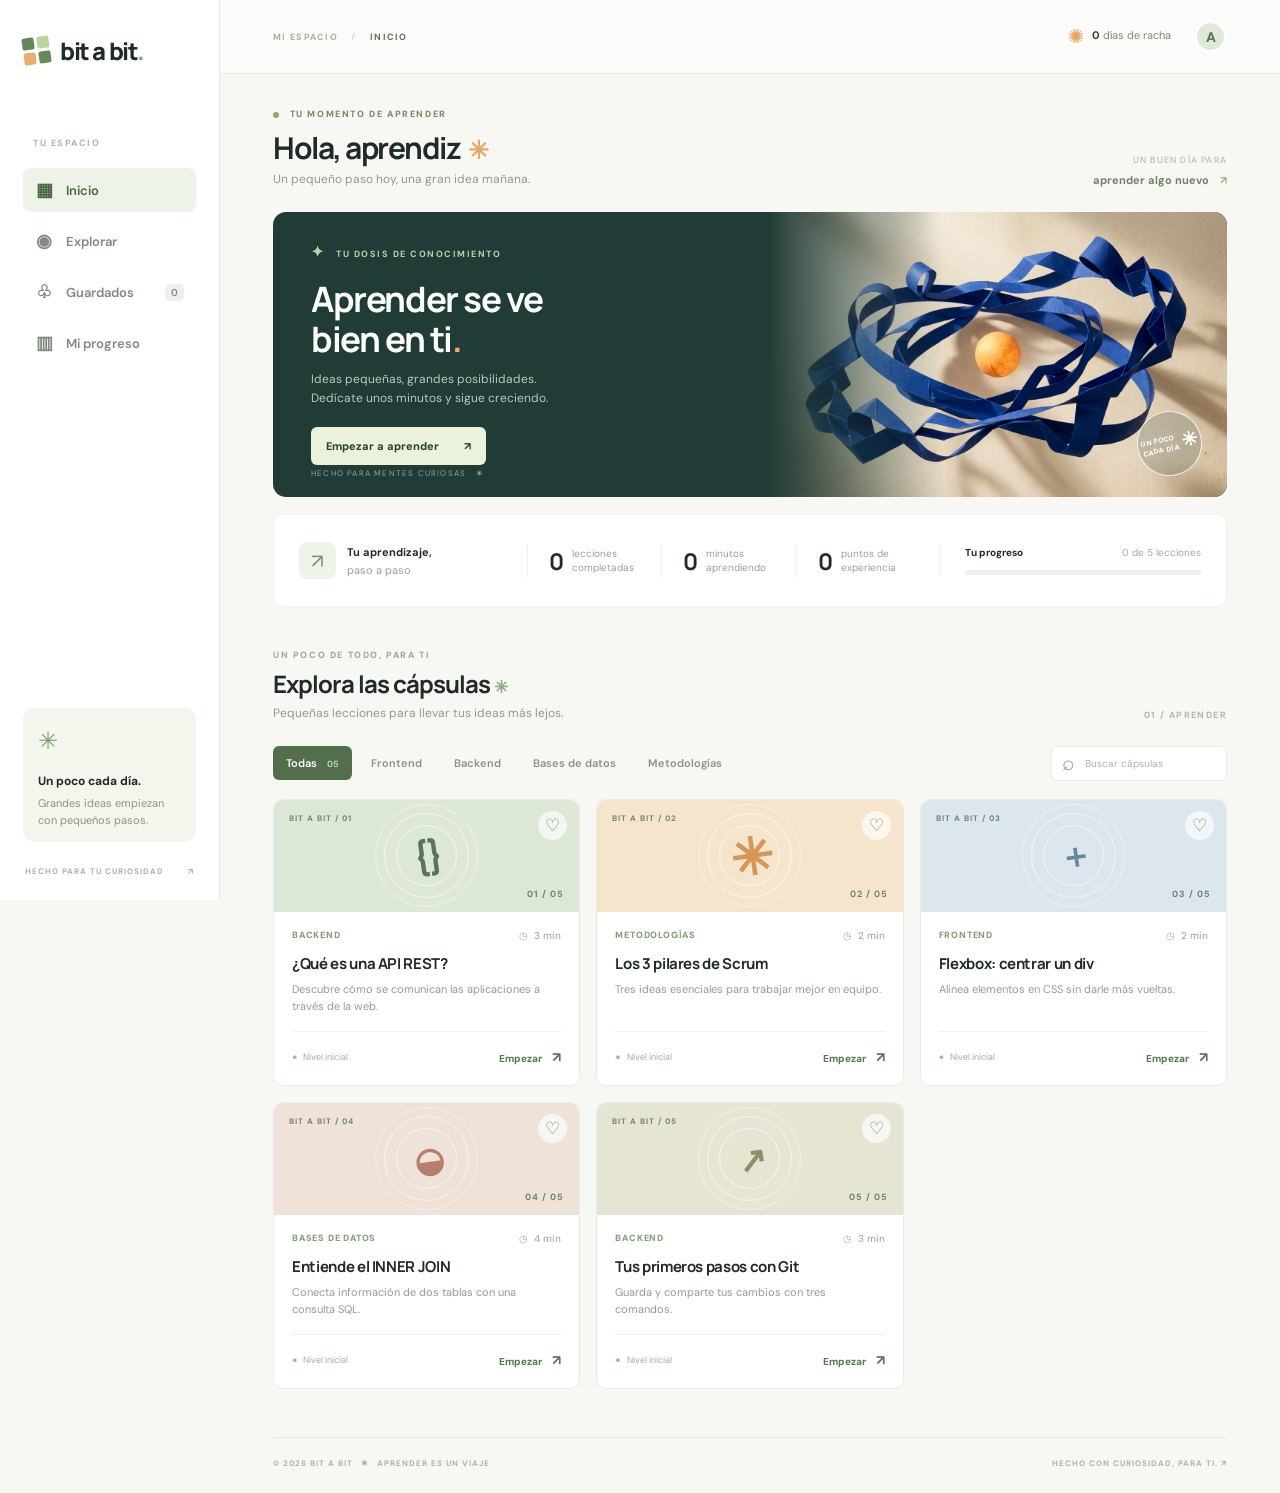
<file: Microaprendizaje/index.html>
<!DOCTYPE html>
<html lang="es">
<head>
  <meta charset="UTF-8">
  <meta name="viewport" content="width=device-width, initial-scale=1.0">
  <meta name="theme-color" content="#f7f7f2">
  <title>bit a bit — Aprende algo nuevo cada día</title>
  <link rel="preconnect" href="https://fonts.googleapis.com">
  <link rel="preconnect" href="https://fonts.gstatic.com" crossorigin>
  <link href="https://fonts.googleapis.com/css2?family=DM+Sans:wght@400;500;600;700&family=Manrope:wght@400;500;600;700;800&display=swap" rel="stylesheet">
  <link rel="stylesheet" href="css/styles.css">
  <script src="js/script.js" defer></script>
</head>
<body>
<div class="app-shell">
  <aside class="sidebar">
    <a class="brand" href="#inicio" aria-label="Bit a bit, inicio"><span class="brand-mark"><i></i><i></i><i></i><i></i></span><span>bit a bit<span class="brand-dot">.</span></span></a>
    <div class="side-label">TU ESPACIO</div>
    <nav class="side-nav" aria-label="Navegación principal">
      <button class="nav-item active" data-view="inicio"><span class="nav-icon">▦</span> Inicio</button>
      <button class="nav-item" data-view="explorar"><span class="nav-icon">◉</span> Explorar</button>
      <button class="nav-item" data-view="guardados"><span class="nav-icon">♧</span> Guardados <span class="saved-count" id="saved-count">0</span></button>
      <button class="nav-item" data-view="progreso"><span class="nav-icon">▥</span> Mi progreso</button>
    </nav>
    <div class="sidebar-bottom">
      <div class="side-note"><span class="side-spark">✳</span><strong>Un poco cada día.</strong><p>Grandes ideas empiezan con pequeños pasos.</p></div>
      <div class="side-footer">HECHO PARA TU CURIOSIDAD <span>↗</span></div>
    </div>
  </aside>

  <main class="main" id="inicio">
    <header class="topbar">
      <div class="breadcrumb">MI ESPACIO <span>/</span> <strong id="breadcrumb-current">INICIO</strong></div>
      <div class="top-actions"><div class="streak"><span>✺</span> <strong id="streak-count">0</strong> días de racha</div><div class="avatar" aria-label="Perfil de aprendiz">A</div></div>
    </header>
    <div class="content">
      <section class="welcome" id="welcome-section">
        <div><div class="eyebrow"><span class="eyebrow-dot"></span> TU MOMENTO DE APRENDER</div><h1>Hola, aprendiz <span>✳</span></h1><p>Un pequeño paso hoy, una gran idea mañana.</p></div>
        <div class="date-block"><span>UN BUEN DÍA PARA</span><strong>aprender algo nuevo <span>↗</span></strong></div>
      </section>

      <section class="hero" aria-label="Lección destacada">
        <div class="hero-copy"><div class="hero-kicker"><span>✦</span> TU DOSIS DE CONOCIMIENTO</div><h2>Aprender se ve<br>bien en ti<span>.</span></h2><p>Ideas pequeñas, grandes posibilidades.<br>Dedícate unos minutos y sigue creciendo.</p><button class="hero-button" id="featured-button">Empezar a aprender <span>↗</span></button><div class="hero-foot">HECHO PARA MENTES CURIOSAS <span>✳</span></div></div>
        <div class="hero-image"><img src="assets/lesson-hero.png" alt="Escultura abstracta de cintas azules y una esfera naranja"><div class="image-stamp"><span>UN POCO<br>CADA DÍA</span><b>✳</b></div></div>
      </section>

      <section class="stats" aria-label="Tu actividad"><div class="stat-intro"><span class="stat-icon">↗</span><div><strong>Tu aprendizaje,</strong><small>paso a paso</small></div></div><div class="stat"><strong id="completed-stat">0</strong><span>lecciones<br>completadas</span></div><div class="stat"><strong id="minutes-stat">0</strong><span>minutos<br>aprendiendo</span></div><div class="stat"><strong id="xp-stat">0</strong><span>puntos de<br>experiencia</span></div><div class="stat-progress"><div><strong>Tu progreso</strong><span id="progress-label">0 de 5 lecciones</span></div><div class="progress-track"><div id="progress-bar"></div></div></div></section>

      <section class="lessons-section" id="lecciones">
        <div class="section-heading"><div><div class="eyebrow muted">UN POCO DE TODO, PARA TI</div><h2 id="section-title">Explora las cápsulas <span>✳</span></h2><p id="section-description">Pequeñas lecciones para llevar tus ideas más lejos.</p></div><span class="section-index">01 / APRENDER</span></div>
        <div class="toolbar"><div class="filters" role="group" aria-label="Filtrar por categoría"><button class="filter active" data-category="all">Todas <span id="all-count">05</span></button><button class="filter" data-category="Frontend">Frontend</button><button class="filter" data-category="Backend">Backend</button><button class="filter" data-category="Bases de Datos">Bases de datos</button><button class="filter" data-category="Metodologías">Metodologías</button></div><label class="search"><span>⌕</span><input id="search" type="search" placeholder="Buscar cápsulas" aria-label="Buscar cápsulas"></label></div>
        <div class="lesson-grid" id="lessons-grid"></div><div class="empty-state" id="empty-state" hidden><span>✳</span><h3>No encontramos cápsulas por aquí.</h3><p>Prueba con otra búsqueda o categoría.</p><button id="reset-filters">Ver todas las cápsulas ↗</button></div>
      </section>
      <footer><span>© 2026 BIT A BIT <span class="footer-star">✳</span> APRENDER ES UN VIAJE</span><span>HECHO CON CURIOSIDAD, PARA TI. ↗</span></footer>
    </div>
  </main>
</div>
<div class="modal-overlay" id="lesson-modal" hidden>
  <div class="modal-content" role="dialog" aria-modal="true" aria-labelledby="modal-title">
    <div class="modal-top"><span class="modal-brand">✳ &nbsp; BIT A BIT / CÁPSULA</span><button class="close-btn" id="close-modal" aria-label="Cerrar lección">×</button></div>
    <div class="modal-meta"><span id="modal-category"></span><span id="modal-time"></span></div><h2 id="modal-title"></h2><div class="modal-body" id="modal-body"></div>
    <div class="quiz-section"><div class="quiz-label">✦ &nbsp; PONTE A PRUEBA</div><h3 id="modal-question"></h3><div id="modal-options" class="options-container"></div><p id="quiz-feedback" aria-live="polite"></p></div>
    <button class="btn-complete" id="btn-complete" disabled>Completar cápsula <span>↗</span></button><p class="modal-hint">Responde correctamente para completar esta cápsula.</p>
  </div>
</div>
</body>
</html>
</file>
<file: Microaprendizaje/css/styles.css>
:root{--ink:#202a28;--muted:#7c8580;--line:#e7eae2;--green:#526f4a;--cream:#f7f8f3;--orange:#f3a15e}*{box-sizing:border-box}html{scroll-behavior:smooth}body{margin:0;background:var(--cream);color:var(--ink);font-family:'DM Sans',sans-serif;font-size:14px}button,input{font:inherit}button{cursor:pointer}button:focus-visible,input:focus-visible{outline:3px solid #a3bc82;outline-offset:3px}a{color:inherit;text-decoration:none}.app-shell{display:flex;min-height:100vh}.sidebar{width:220px;flex-shrink:0;background:#fff;border-right:1px solid var(--line);padding:34px 23px 24px;display:flex;flex-direction:column;position:sticky;top:0;height:100vh}.brand{font-family:Manrope,sans-serif;font-weight:800;font-size:24px;letter-spacing:-1.4px;display:flex;align-items:center;gap:10px}.brand-dot{color:#8aa66e}.brand-mark{width:27px;height:27px;display:grid;grid-template-columns:1fr 1fr;gap:3px;transform:rotate(-8deg)}.brand-mark i{display:block;background:#68865b;border-radius:2px}.brand-mark i:nth-child(2){background:#bdd49e}.brand-mark i:nth-child(3){background:#e8ad72}.side-label{font-size:9px;letter-spacing:1.5px;font-weight:700;color:#adb3a9;margin:70px 10px 19px}.side-nav{display:grid;gap:7px}.nav-item{border:0;background:transparent;text-align:left;color:#808a80;padding:13px 12px;border-radius:8px;display:flex;align-items:center;gap:13px;font-weight:600;font-size:13px}.nav-item.active{background:#edf3e8;color:#496a40}.nav-item:hover{background:#f4f6f1}.nav-icon{width:18px;font-size:18px;line-height:1;text-align:center}.saved-count{margin-left:auto;background:#edf1e9;padding:2px 6px;border-radius:5px;font-size:10px}.sidebar-bottom{margin-top:auto}.side-note{background:#f4f6ee;border-radius:11px;padding:17px 15px 14px}.side-spark{display:block;color:#81a06c;font-size:24px;margin-bottom:15px}.side-note strong{font-size:12px}.side-note p{font-size:11px;color:#8a9585;line-height:1.5;margin:6px 0 0}.side-footer{font-size:8px;letter-spacing:1px;color:#abb2a6;font-weight:700;margin:24px 2px 0;display:flex;justify-content:space-between}.main{min-width:0;flex:1}.topbar{height:74px;border-bottom:1px solid var(--line);display:flex;align-items:center;justify-content:space-between;padding:0 5%;background:rgba(255,255,255,.45)}.breadcrumb{font-size:9px;letter-spacing:1.3px;font-weight:700;color:#a9b0a6}.breadcrumb span{margin:0 10px;color:#d0d5cb}.breadcrumb strong{color:#5d7158}.top-actions{display:flex;align-items:center;gap:23px}.streak{font-size:11px;color:#7f8980}.streak span{color:#ed9d5c;font-size:19px;vertical-align:middle;margin-right:5px}.streak strong{color:#354137}.avatar{width:33px;height:33px;border-radius:50%;background:#dfe9d8;display:grid;place-items:center;color:#57724f;font-weight:800;border:3px solid white}.content{max-width:1510px;margin:auto;padding:0 5%}.welcome{display:flex;justify-content:space-between;align-items:end;padding:34px 0 25px}.eyebrow{font-size:9px;font-weight:800;letter-spacing:1.6px;color:#728d66}.eyebrow-dot{display:inline-block;width:6px;height:6px;border-radius:50%;background:#8bab75;margin-right:7px;vertical-align:middle}.welcome h1,.section-heading h2{font-family:Manrope,sans-serif;letter-spacing:-1.5px;margin:10px 0 5px;font-size:30px;line-height:1.2}.welcome h1 span{color:#e7a86c;font-size:25px;margin-left:3px}.welcome p,.section-heading p{margin:0;color:#909991;font-size:12px}.date-block{text-align:right;font-size:9px;letter-spacing:1.2px;color:#aab3a7;display:grid;gap:7px}.date-block strong{font-size:11px;letter-spacing:0;color:#6f806c}.date-block strong span{color:#9ab383;margin-left:8px}.hero{height:285px;border-radius:13px;overflow:hidden;background:#213c36;display:grid;grid-template-columns:52% 48%;position:relative}.hero-copy{padding:30px 38px;color:white;position:relative;z-index:1}.hero-kicker{font-size:9px;letter-spacing:1.5px;color:#b7d2b0;font-weight:700}.hero-kicker span{font-size:15px;margin-right:7px}.hero h2{font-family:Manrope,sans-serif;font-size:35px;line-height:1.14;letter-spacing:-1.4px;margin:18px 0 10px}.hero h2 span{color:#eaaa72}.hero p{font-size:12px;line-height:1.6;color:#b8c9bd;margin:0}.hero-button{margin-top:19px;background:#eaf2dc;border:0;border-radius:6px;padding:12px 15px;color:#29452e;font-size:11px;font-weight:800}.hero-button span{margin-left:22px}.hero-button:hover{background:#fff}.hero-foot{position:absolute;bottom:19px;left:38px;font-size:8px;letter-spacing:1.2px;color:#8aa698}.hero-foot span{color:#c7d6ae;margin-left:7px}.hero-image{position:relative;overflow:hidden}.hero-image:before{content:'';position:absolute;inset:0;background:linear-gradient(90deg,#213c36 0%,transparent 38%);z-index:1}.hero-image img{width:100%;height:100%;object-fit:cover;object-position:center}.image-stamp{position:absolute;z-index:2;bottom:21px;right:25px;width:65px;height:65px;border:1px solid rgba(255,255,255,.8);border-radius:50%;display:flex;align-items:center;justify-content:center;gap:3px;color:#fff;transform:rotate(-12deg);background:rgba(32,53,47,.18)}.image-stamp span{font-size:7px;line-height:1.3;font-weight:800;letter-spacing:.4px}.image-stamp b{font-size:19px}.stats{background:#fff;border:1px solid #eff1ea;border-radius:10px;margin-top:17px;min-height:93px;display:grid;grid-template-columns:1.35fr .8fr .8fr .85fr 1.55fr;align-items:center;padding:18px 25px}.stat-intro{display:flex;gap:11px;align-items:center}.stat-icon{height:37px;width:37px;border-radius:8px;background:#eef4e9;display:grid;place-items:center;color:#78926c;font-size:20px}.stat-intro strong,.stat-intro small{display:block;font-size:11px}.stat-intro small{color:#9aa499;margin-top:4px}.stat{display:flex;align-items:center;gap:9px;border-left:1px solid #eef0eb;padding-left:21px}.stat strong{font-family:Manrope;font-size:23px;letter-spacing:-1px}.stat span{font-size:10px;line-height:1.4;color:#98a098}.stat-progress{border-left:1px solid #eef0eb;padding-left:24px}.stat-progress>div:first-child{display:flex;justify-content:space-between;gap:8px;font-size:10px}.stat-progress span{color:#a0a9a0}.progress-track{height:5px;background:#edf1e9;border-radius:10px;margin-top:11px;overflow:hidden}#progress-bar{height:100%;width:0;background:#86a775;border-radius:10px;transition:width .3s}.lessons-section{padding-top:42px}.section-heading{display:flex;align-items:end;justify-content:space-between}.muted{color:#9ca99a}.section-heading h2{font-size:24px;margin:9px 0 6px;letter-spacing:-1px}.section-heading h2 span{font-size:17px;color:#91a982}.section-index{font-size:9px;letter-spacing:1.4px;color:#aeb8aa;font-weight:700}.toolbar{display:flex;justify-content:space-between;gap:15px;margin:25px 0 18px;align-items:center}.filters{display:flex;gap:6px;flex-wrap:wrap}.filter{background:transparent;border:1px solid transparent;border-radius:6px;padding:9px 12px;color:#89938a;font-size:11px;font-weight:600}.filter.active{background:#526e4c;color:#fff}.filter:hover:not(.active){border-color:#dbe3d7}.filter span{font-size:9px;margin-left:7px;color:#cbdcc4}.search{width:176px;height:35px;background:#fff;border:1px solid #e8ece5;border-radius:6px;display:flex;align-items:center;padding:0 10px;gap:8px;color:#8d9c8b}.search span{font-size:21px;line-height:1}.search input{border:0;outline:0;min-width:0;width:100%;font-size:10px;background:transparent;color:#374337}.search input::placeholder{color:#aab3aa}.lesson-grid{display:grid;grid-template-columns:repeat(3,minmax(0,1fr));gap:16px}.card{border:1px solid #e9ece6;background:white;border-radius:10px;overflow:hidden;transition:transform .2s,box-shadow .2s}.card:hover{transform:translateY(-3px);box-shadow:0 9px 25px #30442d0d}.card-art{height:112px;position:relative;overflow:hidden;display:flex;align-items:center;justify-content:center}.art-1{background:#dce8d5}.art-2{background:#f6e5cd}.art-3{background:#dce6ec}.art-4{background:#eee2d9}.art-5{background:#e6e5d4}.art-orbit{height:85px;width:85px;border:1px solid #ffffff9c;border-radius:50%;position:absolute}.art-orbit:before,.art-orbit:after{content:'';position:absolute;inset:11px;border:1px solid #ffffffa6;border-radius:50%}.art-orbit:after{inset:-10px;border-color:#ffffff70}.art-symbol{font-family:Manrope,sans-serif;font-size:34px;font-weight:800;z-index:1;color:#587555;letter-spacing:-4px;transform:rotate(-8deg)}.art-2 .art-symbol{color:#d79659;font-size:51px}.art-3 .art-symbol{color:#638a9b}.art-4 .art-symbol{color:#b77e6b}.art-5 .art-symbol{color:#8b9068}.art-corner{position:absolute;left:15px;top:13px;color:#708875;font-size:8px;font-weight:800;letter-spacing:1px}.art-number{position:absolute;right:15px;bottom:12px;font-size:9px;color:#6c8270;font-weight:700;letter-spacing:1px}.save-btn{position:absolute;right:12px;top:11px;width:29px;height:29px;border:0;background:#ffffffa8;border-radius:50%;color:#718571;font-size:17px;line-height:1}.save-btn.saved{background:#536f4d;color:white}.card-body{padding:17px 18px 16px}.card-meta{display:flex;justify-content:space-between;align-items:center;font-size:9px;font-weight:800;letter-spacing:.8px;color:#829c76;text-transform:uppercase}.card-meta .time{color:#a4ada2;letter-spacing:0;font-weight:500;text-transform:none;font-size:10px}.card h3{font-family:Manrope,sans-serif;font-size:15px;letter-spacing:-.35px;margin:11px 0 7px}.card p{color:#929c93;font-size:11px;line-height:1.55;margin:0;min-height:34px}.card-bottom{display:flex;align-items:center;justify-content:space-between;border-top:1px solid #f0f2ed;margin-top:16px;padding-top:13px}.level{font-size:9px;color:#a0aaa0}.level:before{content:'●';color:#a5bd94;margin-right:6px}.start-btn{border:0;background:none;color:#597a50;font-weight:800;font-size:10px;padding:3px 0}.start-btn span{margin-left:8px;font-size:14px}.empty-state{text-align:center;padding:45px 20px;color:#899789}.empty-state>span{font-size:28px;color:#91aa83}.empty-state h3{color:#394b3b}.empty-state button{border:0;background:none;color:#55774b;font-weight:700}footer{border-top:1px solid #e7ebe2;margin-top:48px;padding:20px 0 25px;display:flex;justify-content:space-between;color:#a9b3a7;font-size:8px;font-weight:700;letter-spacing:1px}.footer-star{color:#91a982;margin:0 5px}.modal-overlay{position:fixed;inset:0;background:rgba(23,35,29,.65);z-index:10;display:flex;align-items:center;justify-content:center;padding:20px}.modal-overlay[hidden],.empty-state[hidden]{display:none}.modal-content{background:#fbfcf8;border-radius:15px;width:min(600px,100%);max-height:90vh;overflow:auto;padding:29px 34px;box-shadow:0 25px 80px #17251c55}.modal-top{display:flex;justify-content:space-between;align-items:center;border-bottom:1px solid #e9ede5;padding-bottom:17px}.modal-brand,.quiz-label{font-size:9px;letter-spacing:1.4px;font-weight:800;color:#78946c}.close-btn{border:0;background:#edf2e9;color:#667e60;border-radius:50%;width:30px;height:30px;font-size:22px}.modal-meta{display:flex;gap:14px;color:#8da084;font-size:10px;font-weight:700;text-transform:uppercase;letter-spacing:.8px;margin-top:24px}.modal-content h2{font:800 28px Manrope,sans-serif;letter-spacing:-1px;margin:10px 0 14px}.modal-body{color:#68756a;font-size:13px;line-height:1.8}.modal-body p{margin:0 0 12px}.modal-body ul{padding-left:20px}.modal-body code{color:#4d7048;background:#eef4e9;padding:2px 4px;border-radius:3px}.modal-body pre{background:#253d36;color:#e0eee0;padding:16px;border-radius:8px;overflow:auto;line-height:1.6}.quiz-section{background:#f0f4eb;padding:20px;border-radius:9px;margin-top:22px}.quiz-section h3{font-size:14px;margin:10px 0 13px;line-height:1.4}.options-container{display:grid;gap:7px}.option-btn{background:white;border:1px solid #e1e9dc;border-radius:6px;padding:10px 12px;text-align:left;color:#556555;font-size:12px}.option-btn:hover{border-color:#91ad83}.option-btn.correct{background:#dcebd5;border-color:#8dac7d;color:#385b34}.option-btn.wrong{background:#fae5df;border-color:#d79a88;color:#9b5949}#quiz-feedback{font-size:11px;margin:10px 0 0;color:#618055;min-height:14px}.btn-complete{width:100%;border:0;border-radius:7px;background:#526e4c;color:#fff;padding:14px;margin-top:18px;text-align:left;font-weight:700}.btn-complete span{float:right}.btn-complete:disabled{opacity:.45;cursor:not-allowed}.modal-hint{text-align:center;color:#a1aaa0;font-size:10px;margin:10px 0 0}@media(max-width:1050px){.sidebar{width:190px}.content{padding:0 4%}.topbar{padding:0 4%}.stats{grid-template-columns:1.2fr 1fr 1fr 1fr}.stat-progress{display:none}.hero h2{font-size:30px}.filter{padding:9px 8px}}@media(max-width:760px){.app-shell{display:block}.sidebar{position:static;width:100%;height:auto;padding:15px 20px;display:flex;flex-direction:row;align-items:center;justify-content:space-between;border-bottom:1px solid var(--line)}.brand{font-size:20px}.brand-mark{width:22px;height:22px}.side-label,.sidebar-bottom,.saved-count{display:none}.side-nav{display:flex;gap:2px}.nav-item{padding:8px;font-size:0;gap:0}.nav-icon{font-size:19px}.topbar{height:49px;padding:0 20px}.content{padding:0 20px}.welcome{padding:27px 0 20px}.welcome h1{font-size:26px}.date-block{display:none}.hero{grid-template-columns:1fr 35%;height:260px}.hero-copy{padding:27px 23px}.hero h2{font-size:27px}.hero-foot{left:23px}.hero-image:before{background:linear-gradient(90deg,#213c36,transparent 70%)}.image-stamp{display:none}.stats{grid-template-columns:repeat(3,1fr);padding:16px 12px}.stat-intro{display:none}.stat:first-of-type{border:0}.stat{padding-left:12px}.stat strong{font-size:20px}.lessons-section{padding-top:34px}.section-index{display:none}.toolbar{align-items:stretch;flex-direction:column}.search{width:100%}.lesson-grid{grid-template-columns:repeat(2,minmax(0,1fr))}footer{gap:20px}.modal-content{padding:24px}}@media(max-width:480px){.hero{grid-template-columns:1fr 25%}.hero h2{font-size:24px}.hero p{font-size:11px}.lesson-grid{grid-template-columns:1fr}.card-art{height:135px}.filters{gap:2px}.filter{font-size:10px;padding:8px}.stat{gap:5px}.stat span{font-size:9px}footer span:last-child{display:none}}
</file>
